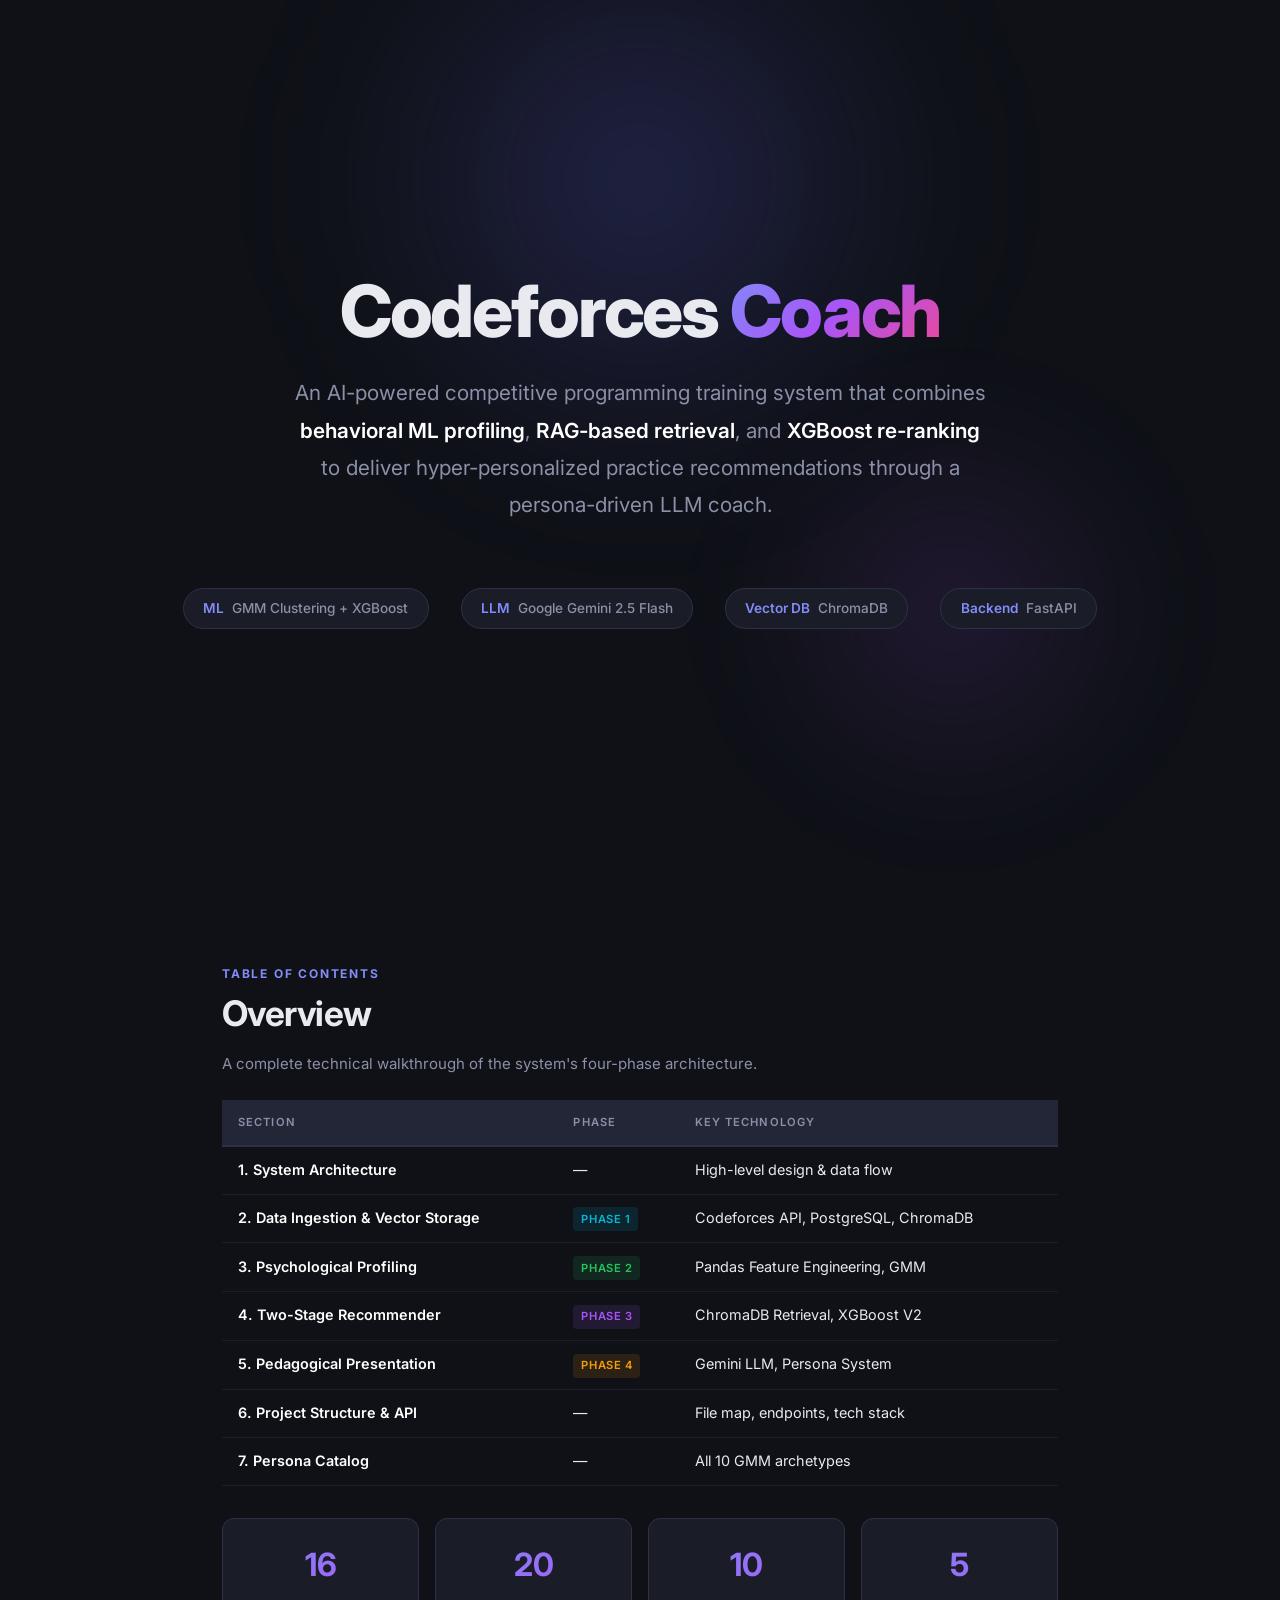
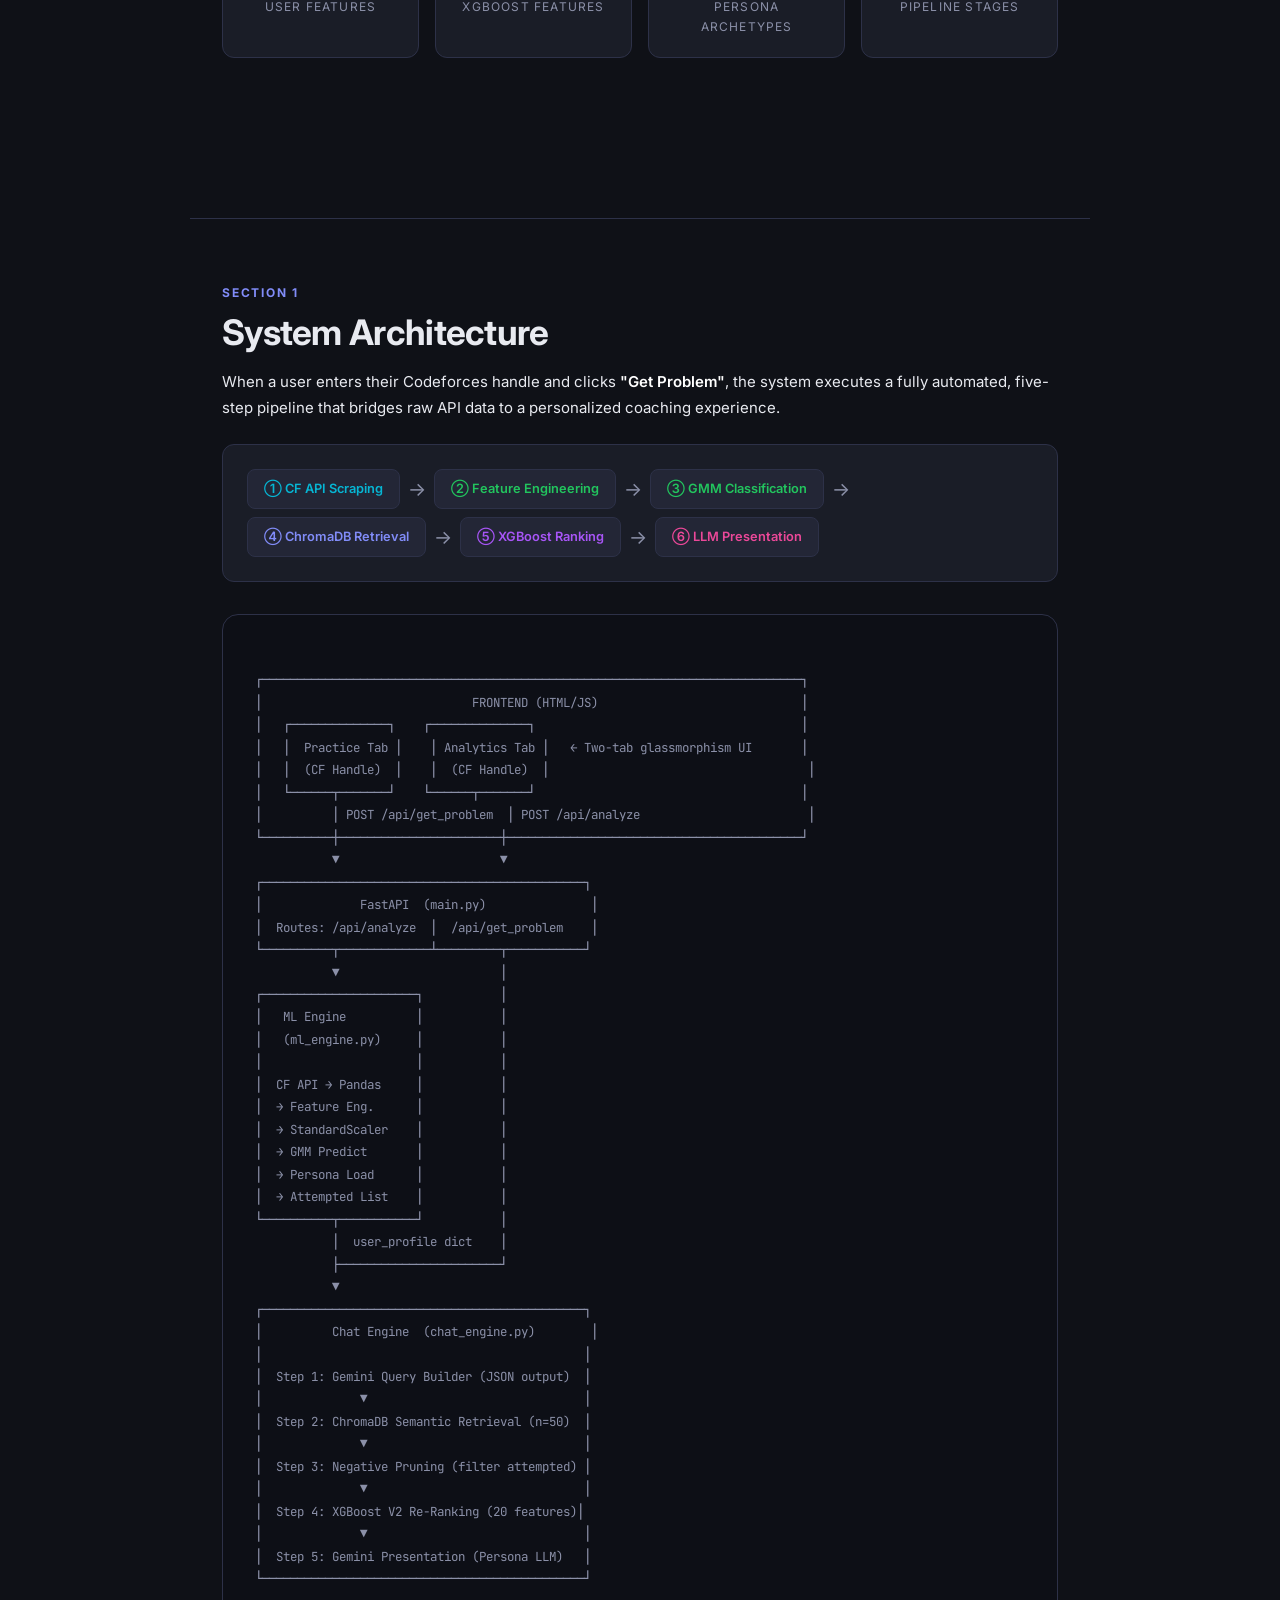
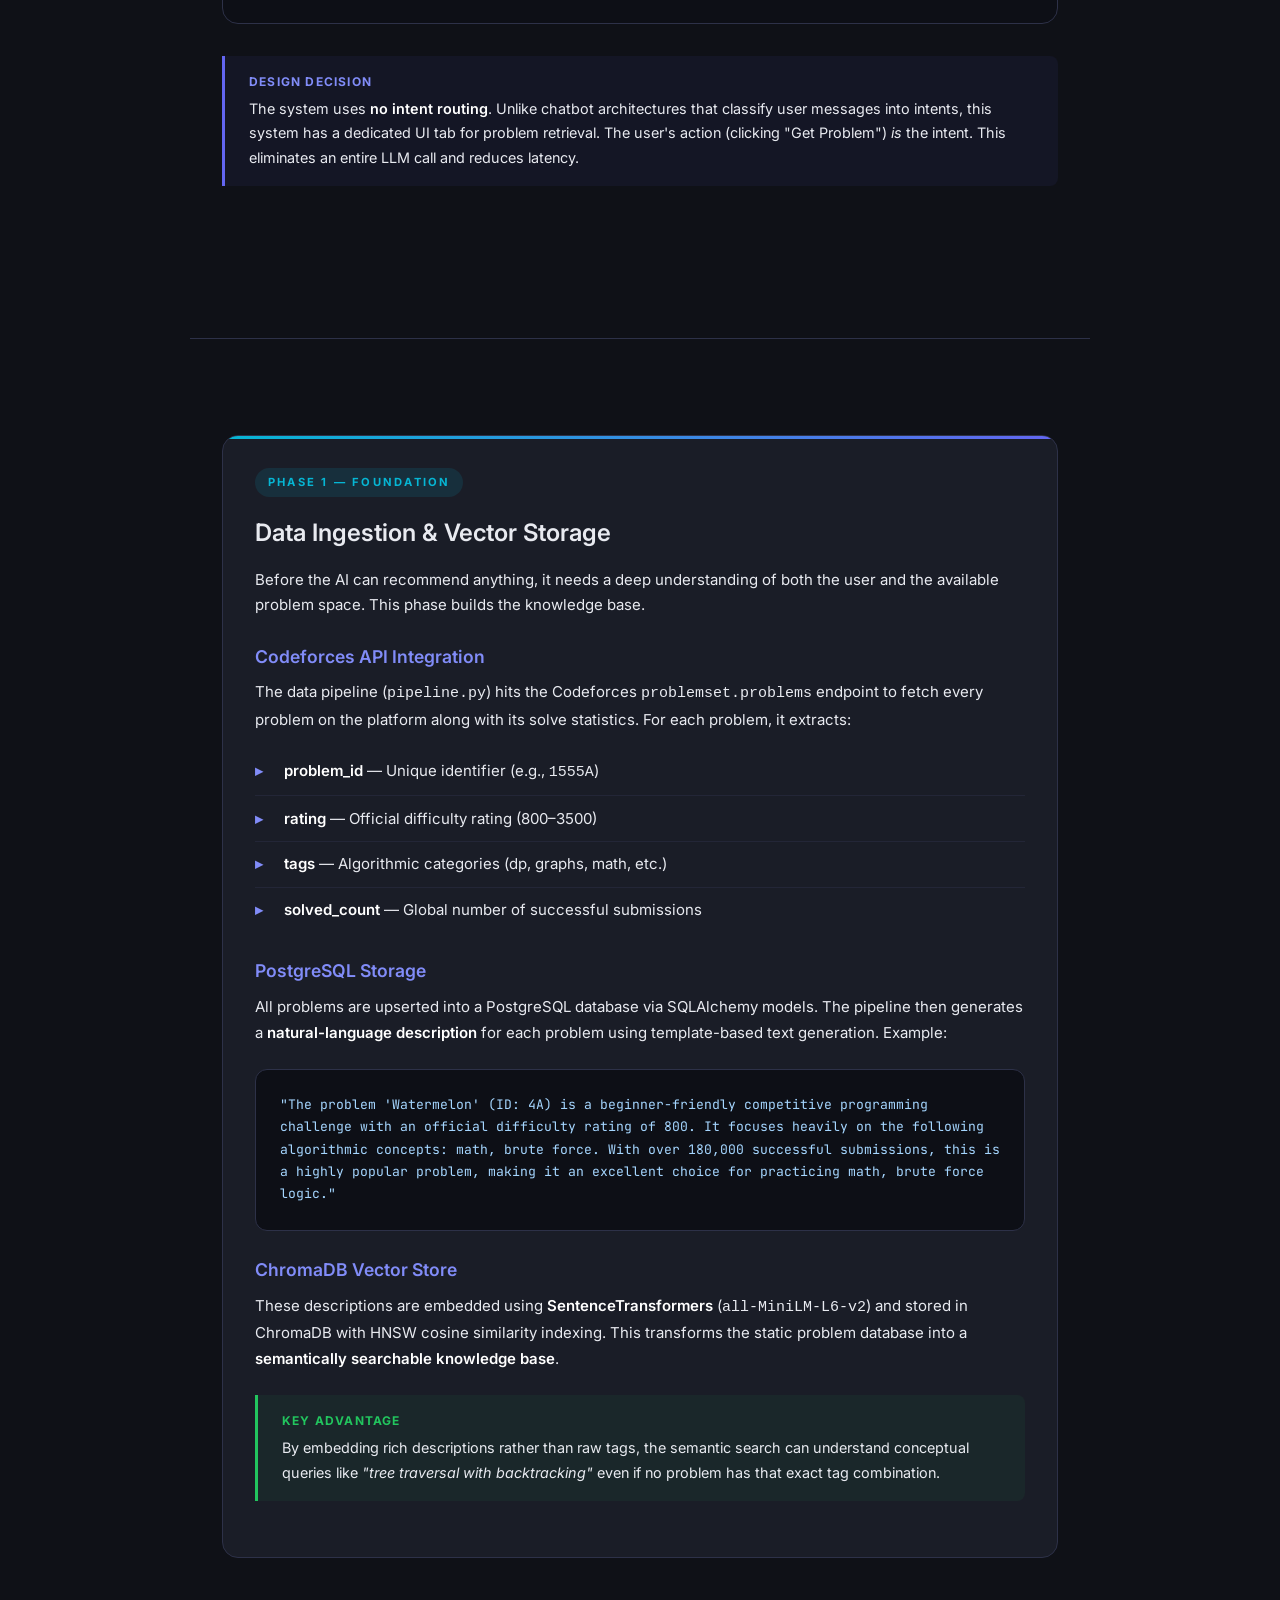
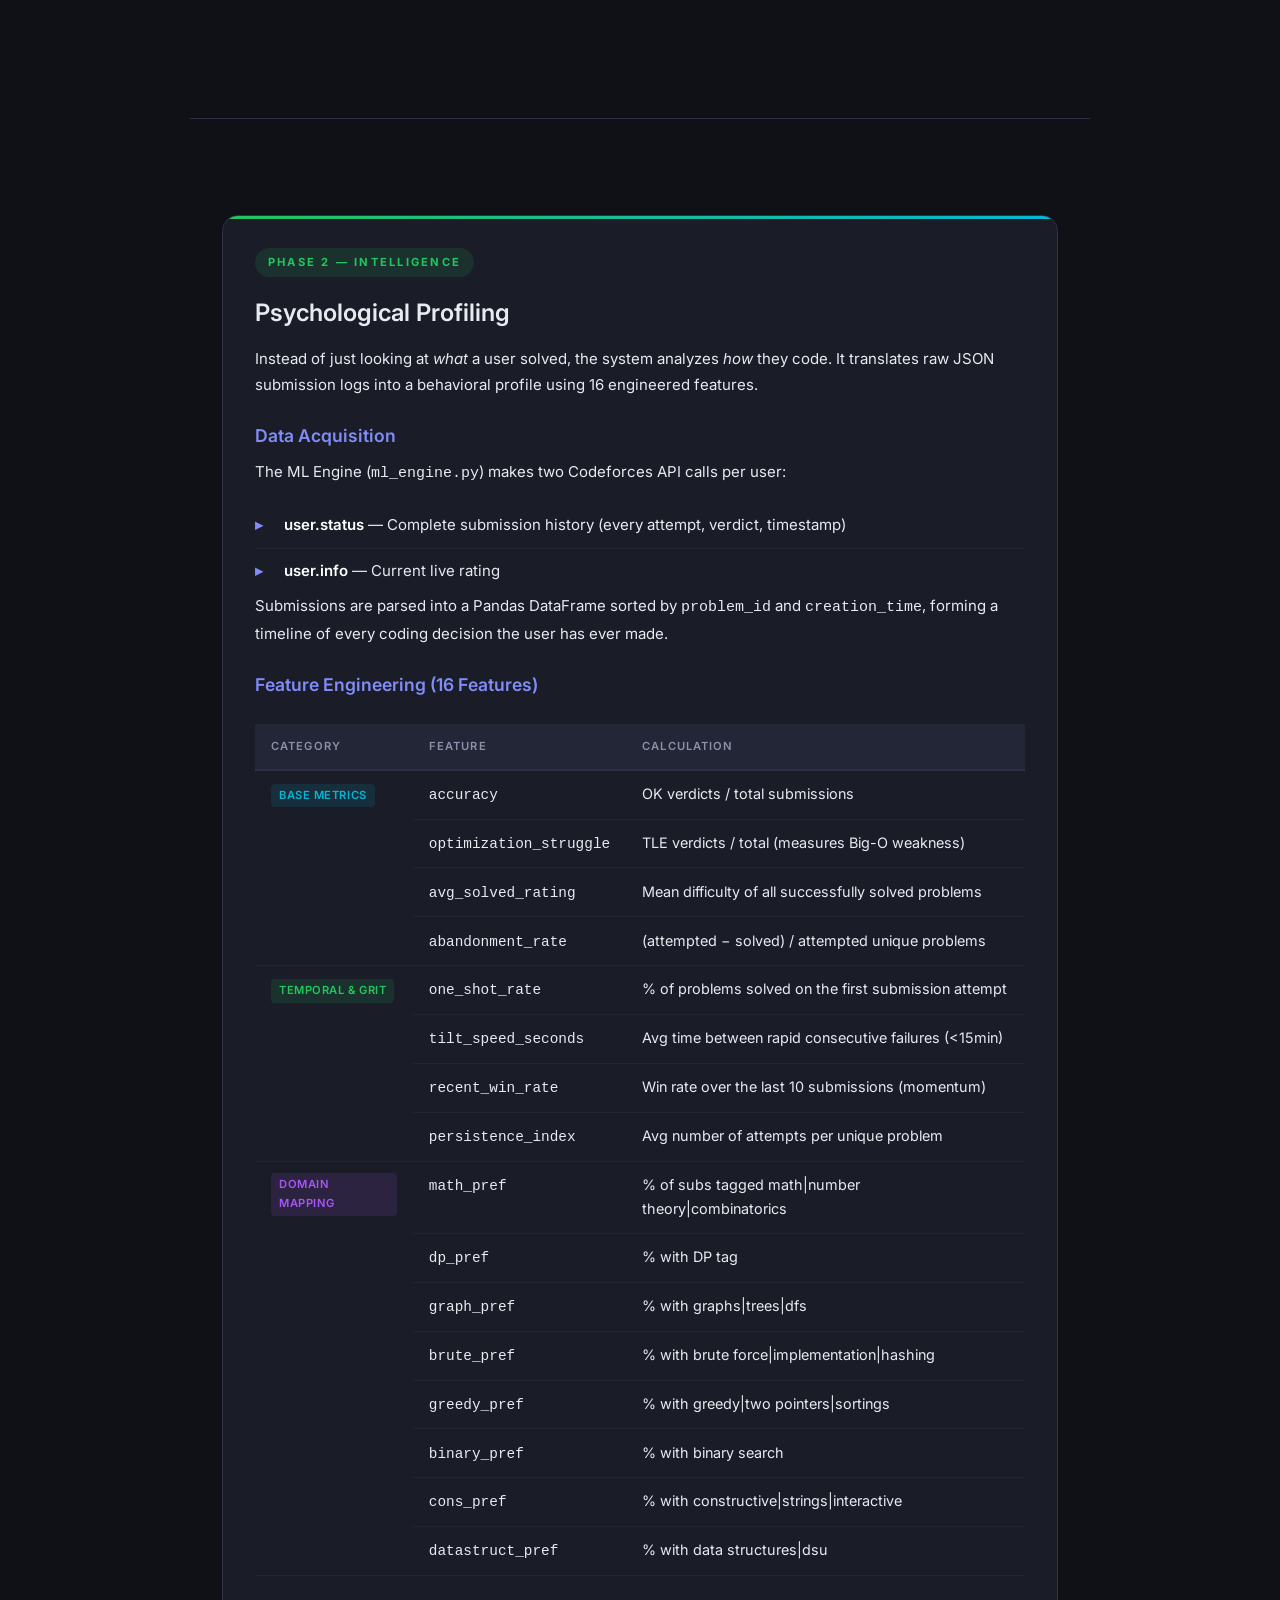
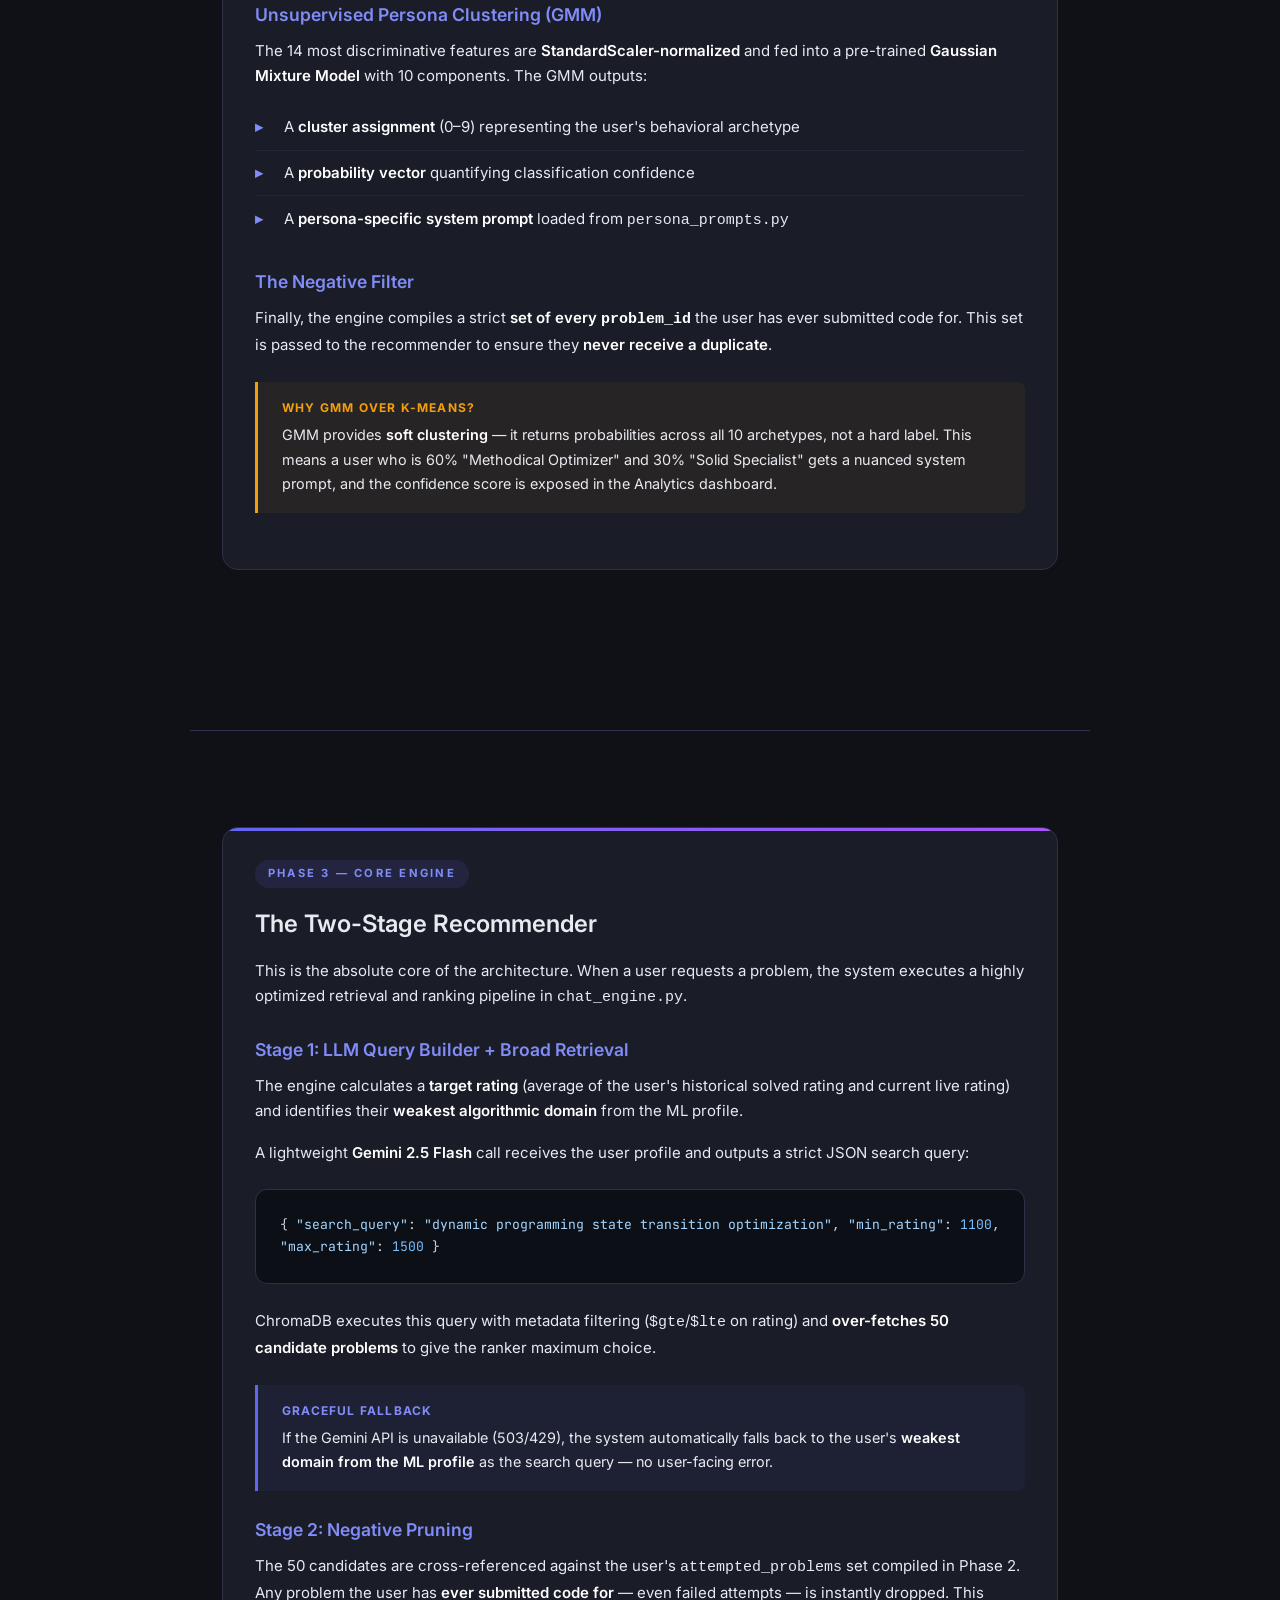
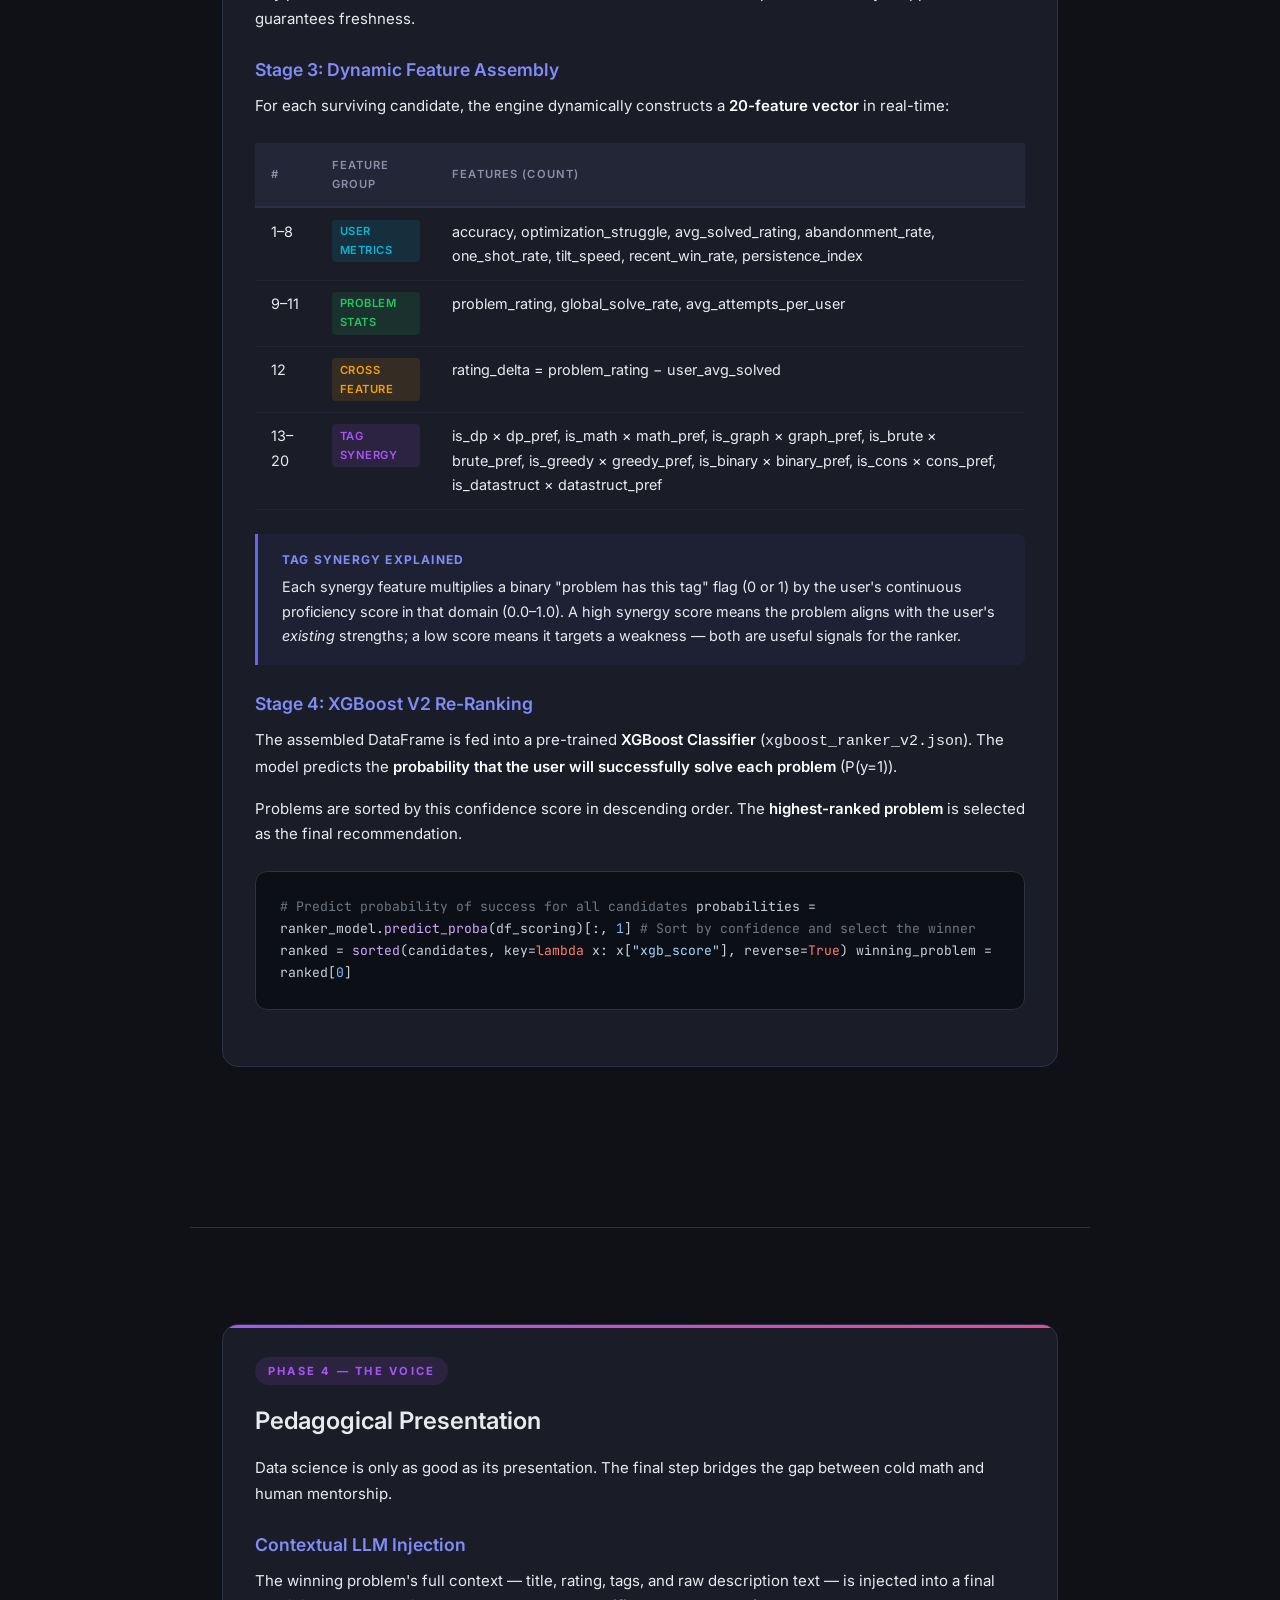
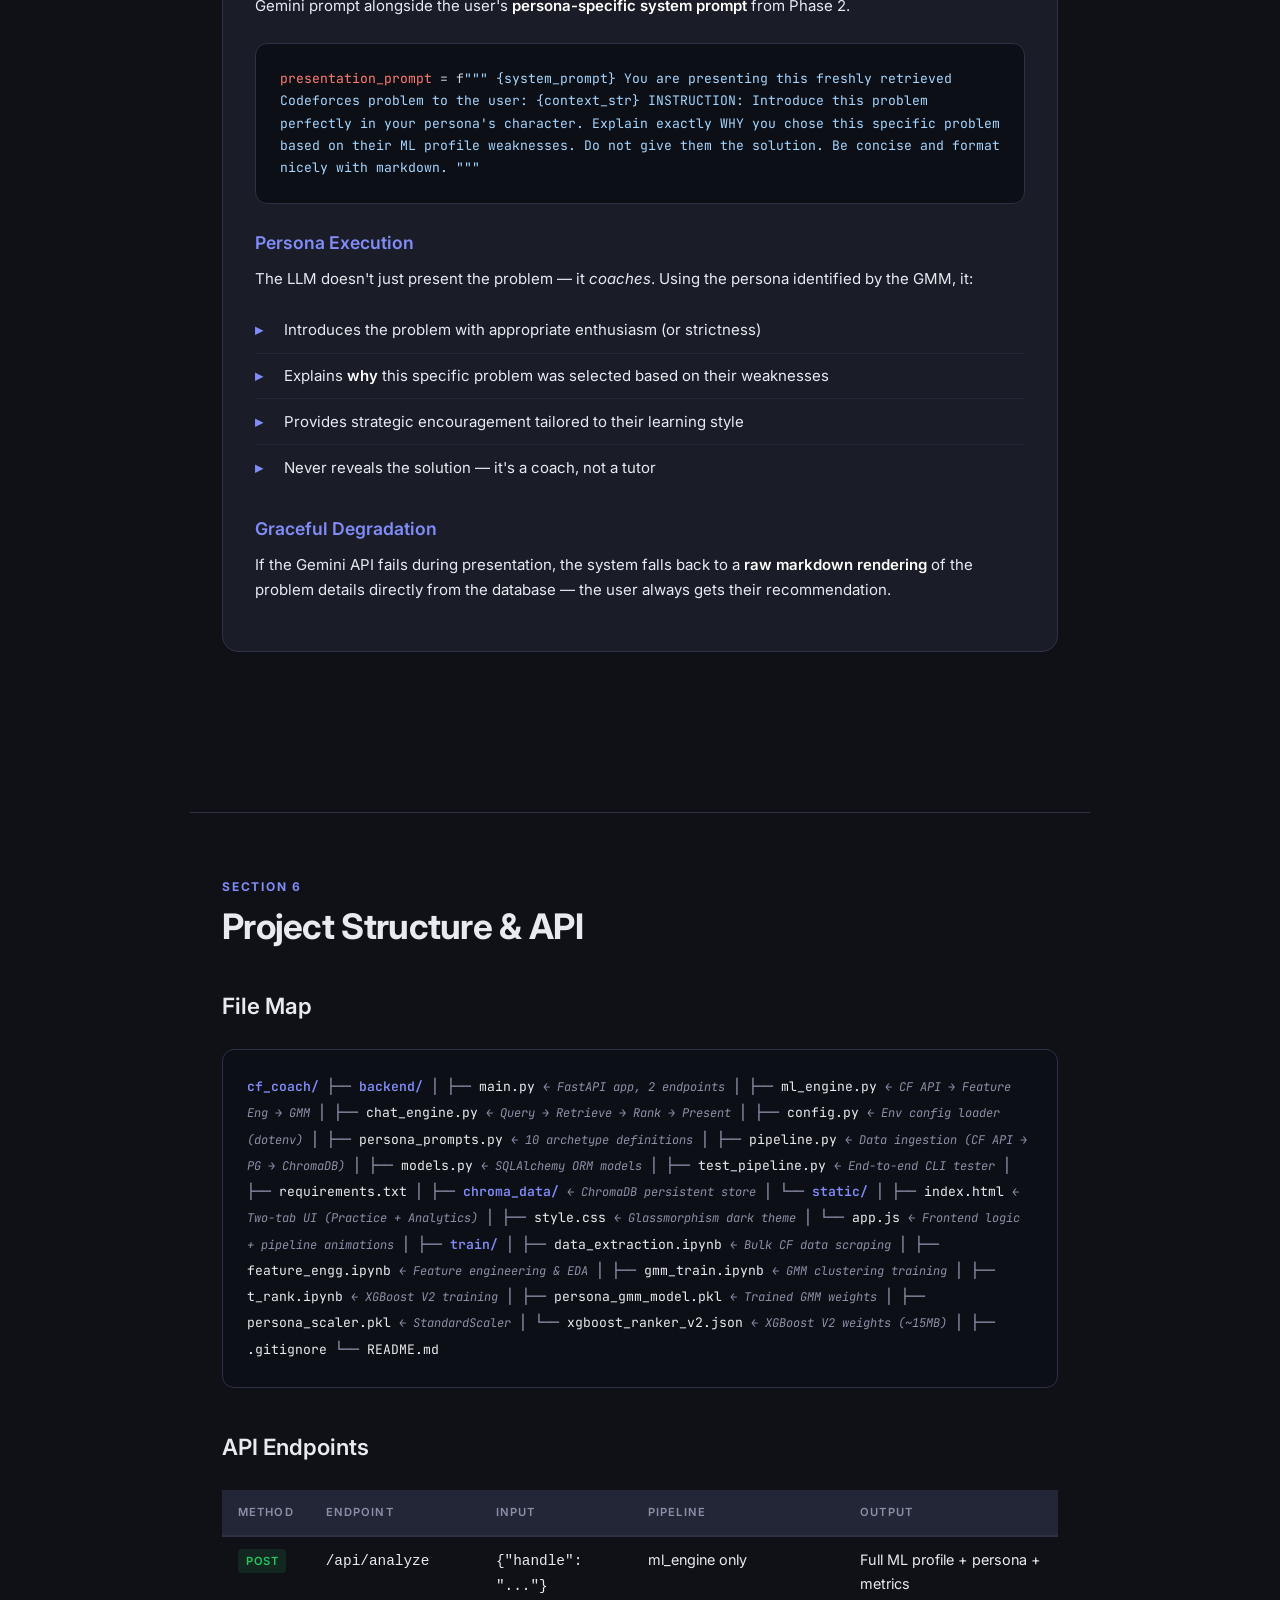
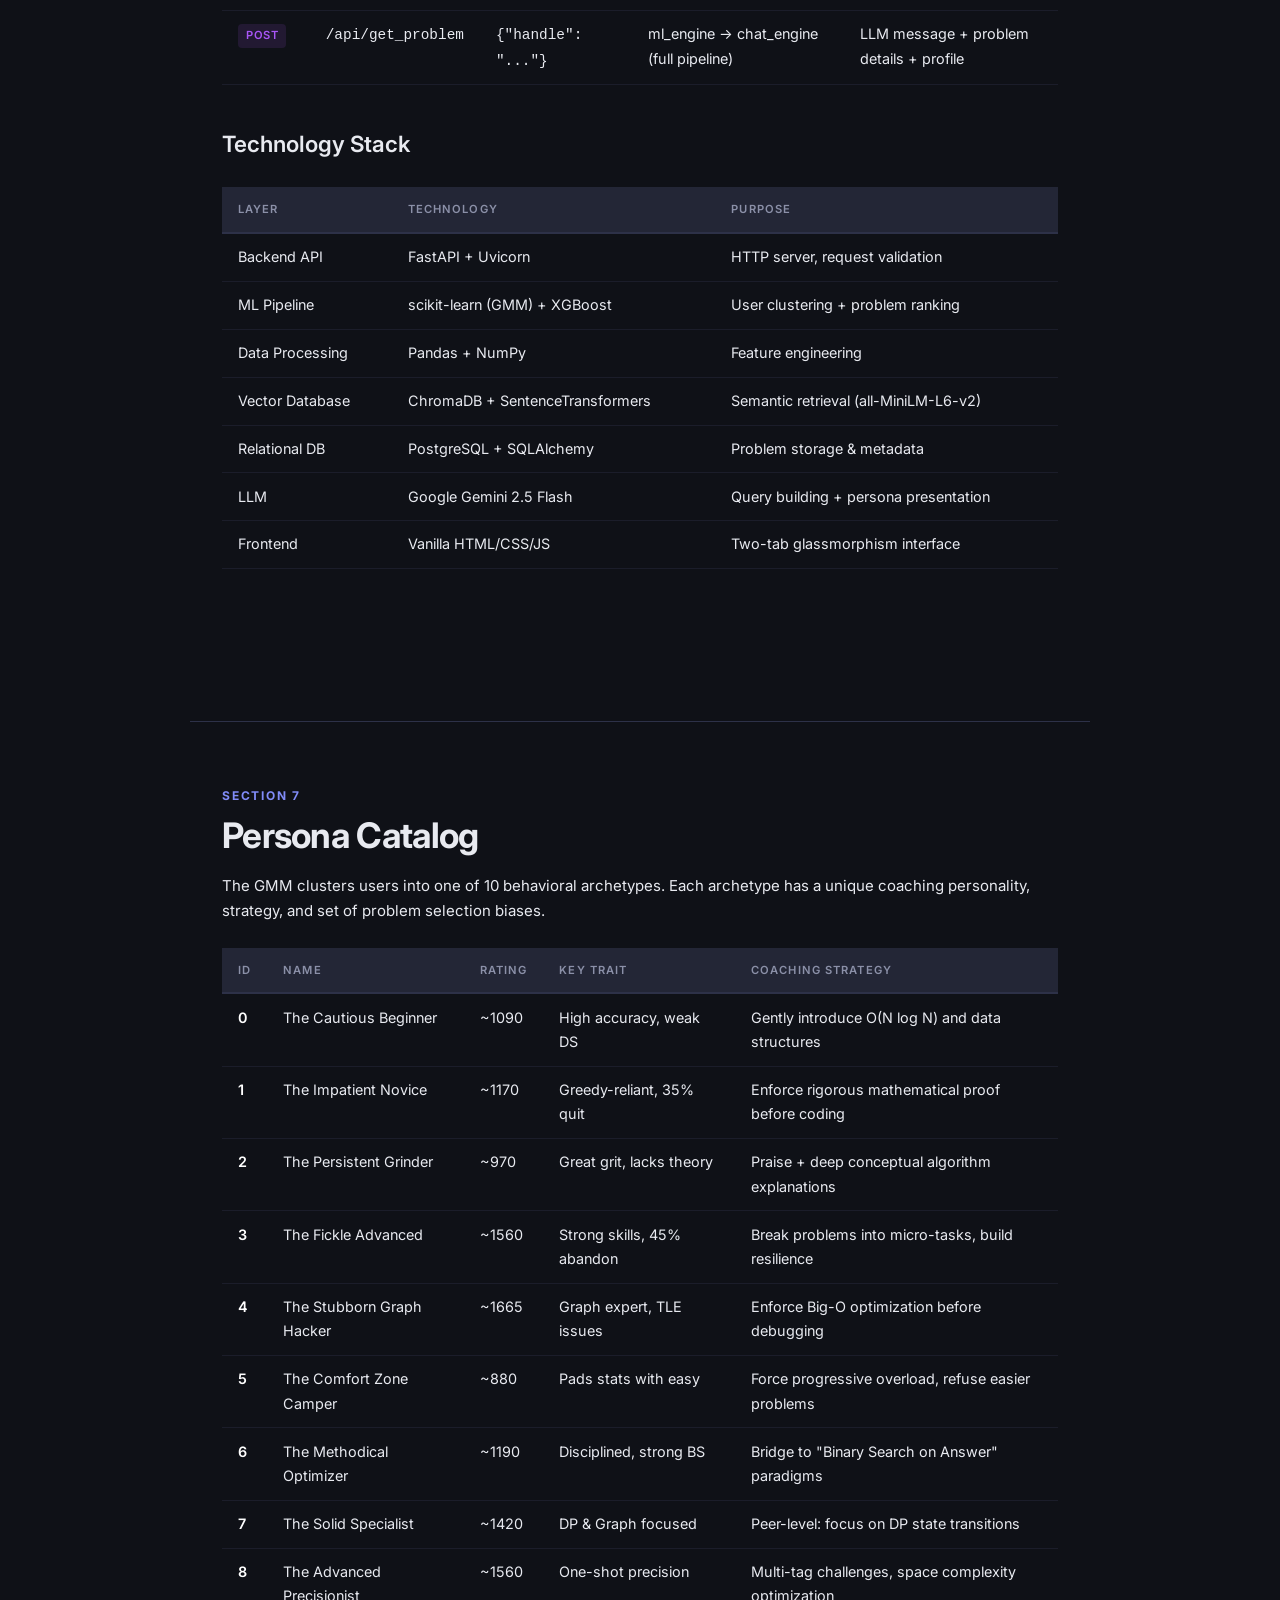
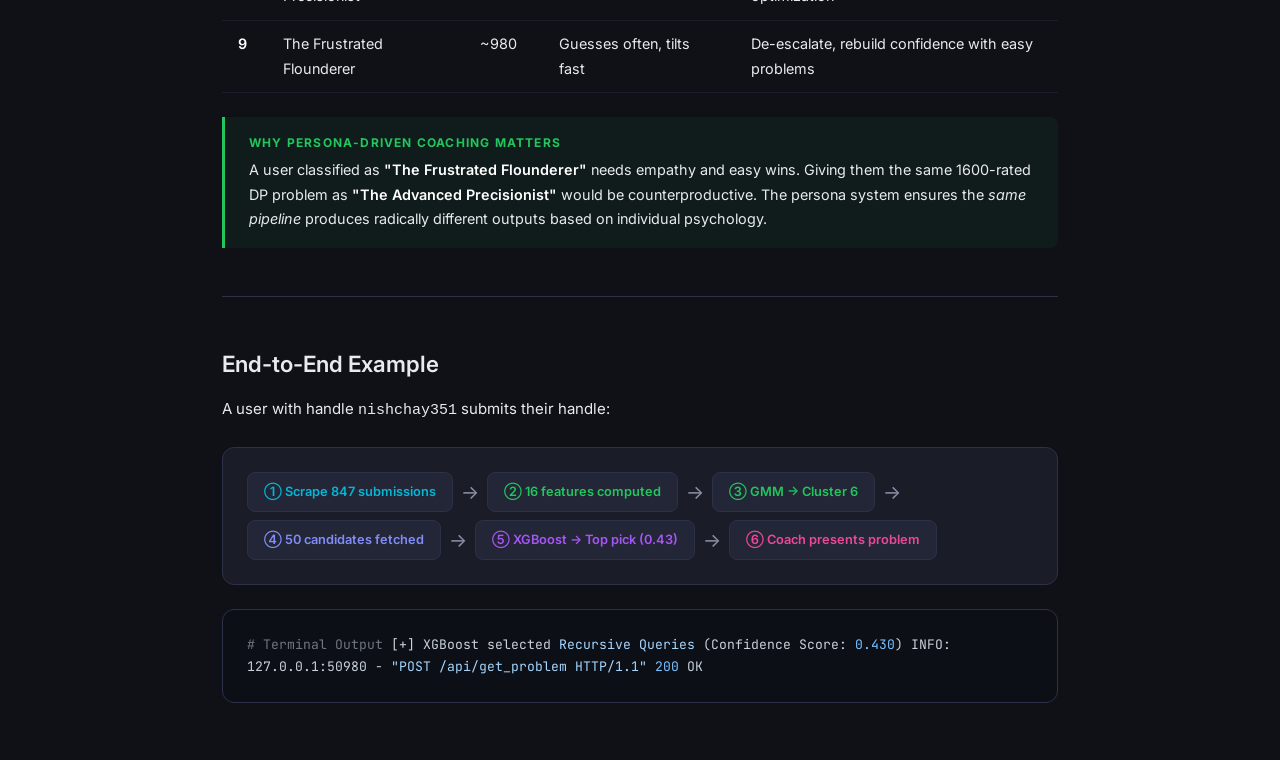
<file: PROJECT_OVERVIEW.html>
<!DOCTYPE html>
<html lang="en">
<head>
    <meta charset="UTF-8">
    <meta name="viewport" content="width=device-width, initial-scale=1.0">
    <title>Codeforces Coach — Project Overview</title>
    <style>
        @import url('https://fonts.googleapis.com/css2?family=Inter:wght@300;400;500;600;700;800&family=JetBrains+Mono:wght@400;500&display=swap');

        :root {
            --bg: #0f1117;
            --surface: #1a1d27;
            --surface-2: #232636;
            --border: #2d3148;
            --text: #e8eaf0;
            --text-dim: #8b90a8;
            --accent: #6366f1;
            --accent-light: #818cf8;
            --green: #22c55e;
            --amber: #f59e0b;
            --red: #ef4444;
            --cyan: #06b6d4;
            --purple: #a855f7;
            --pink: #ec4899;
        }

        * { box-sizing: border-box; margin: 0; padding: 0; }

        body {
            font-family: 'Inter', -apple-system, sans-serif;
            background: var(--bg);
            color: var(--text);
            line-height: 1.7;
            font-size: 15px;
        }

        /* ── Cover Page ────────────────────────────────── */
        .cover {
            min-height: 100vh;
            display: flex;
            flex-direction: column;
            justify-content: center;
            align-items: center;
            text-align: center;
            padding: 4rem 2rem;
            position: relative;
            overflow: hidden;
        }

        .cover::before {
            content: '';
            position: absolute;
            width: 600px; height: 600px;
            background: radial-gradient(circle, rgba(99,102,241,0.25), transparent 70%);
            top: 20%; left: 50%; transform: translate(-50%, -50%);
            border-radius: 50%;
            filter: blur(80px);
        }

        .cover::after {
            content: '';
            position: absolute;
            width: 400px; height: 400px;
            background: radial-gradient(circle, rgba(168,85,247,0.15), transparent 70%);
            bottom: 10%; right: 10%;
            border-radius: 50%;
            filter: blur(60px);
        }

        .cover h1 {
            font-size: 4.5rem;
            font-weight: 800;
            letter-spacing: -0.03em;
            line-height: 1.1;
            position: relative;
            z-index: 1;
        }

        .cover h1 span {
            background: linear-gradient(135deg, var(--accent-light), var(--purple), var(--pink));
            -webkit-background-clip: text;
            -webkit-text-fill-color: transparent;
            background-clip: text;
        }

        .cover .subtitle {
            font-size: 1.3rem;
            color: var(--text-dim);
            margin-top: 1.5rem;
            max-width: 700px;
            position: relative;
            z-index: 1;
            line-height: 1.8;
        }

        .cover .meta-line {
            margin-top: 3rem;
            display: flex;
            gap: 2rem;
            flex-wrap: wrap;
            justify-content: center;
            position: relative;
            z-index: 1;
        }

        .meta-chip {
            background: var(--surface);
            border: 1px solid var(--border);
            padding: 0.5rem 1.2rem;
            border-radius: 999px;
            font-size: 0.85rem;
            font-weight: 500;
            color: var(--text-dim);
        }

        .meta-chip strong { color: var(--accent-light); }

        /* ── Page Layout ───────────────────────────────── */
        .page {
            max-width: 900px;
            margin: 0 auto;
            padding: 4rem 2rem;
        }

        .page-break {
            page-break-before: always;
            border-top: 1px solid var(--border);
            margin-top: 4rem;
            padding-top: 4rem;
        }

        /* ── Section Headers ───────────────────────────── */
        .section-label {
            font-size: 0.75rem;
            font-weight: 700;
            text-transform: uppercase;
            letter-spacing: 0.15em;
            color: var(--accent-light);
            margin-bottom: 0.5rem;
        }

        h2 {
            font-size: 2.2rem;
            font-weight: 700;
            letter-spacing: -0.02em;
            margin-bottom: 1rem;
            line-height: 1.2;
        }

        h3 {
            font-size: 1.4rem;
            font-weight: 600;
            margin-top: 2.5rem;
            margin-bottom: 0.8rem;
            color: var(--text);
        }

        h4 {
            font-size: 1.1rem;
            font-weight: 600;
            margin-top: 1.5rem;
            margin-bottom: 0.5rem;
            color: var(--accent-light);
        }

        p { margin-bottom: 1rem; color: var(--text); }
        p.dim { color: var(--text-dim); }

        strong { color: white; font-weight: 600; }

        /* ── Phase Cards ───────────────────────────────── */
        .phase-card {
            background: var(--surface);
            border: 1px solid var(--border);
            border-radius: 16px;
            padding: 2rem;
            margin: 2rem 0;
            position: relative;
            overflow: hidden;
        }

        .phase-card::before {
            content: '';
            position: absolute;
            top: 0; left: 0; right: 0;
            height: 3px;
        }

        .phase-card.phase-1::before { background: linear-gradient(90deg, var(--cyan), var(--accent)); }
        .phase-card.phase-2::before { background: linear-gradient(90deg, var(--green), var(--cyan)); }
        .phase-card.phase-3::before { background: linear-gradient(90deg, var(--accent), var(--purple)); }
        .phase-card.phase-4::before { background: linear-gradient(90deg, var(--purple), var(--pink)); }

        .phase-number {
            font-size: 0.7rem;
            font-weight: 700;
            text-transform: uppercase;
            letter-spacing: 0.2em;
            padding: 0.3rem 0.8rem;
            border-radius: 999px;
            width: fit-content;
            margin-bottom: 1rem;
        }

        .phase-1 .phase-number { background: rgba(6,182,212,0.12); color: var(--cyan); }
        .phase-2 .phase-number { background: rgba(34,197,94,0.12); color: var(--green); }
        .phase-3 .phase-number { background: rgba(99,102,241,0.12); color: var(--accent-light); }
        .phase-4 .phase-number { background: rgba(168,85,247,0.12); color: var(--purple); }

        .phase-card h3 { margin-top: 0; font-size: 1.5rem; }

        /* ── Feature Lists ─────────────────────────────── */
        .feature-list {
            list-style: none;
            padding: 0;
        }

        .feature-list li {
            padding: 0.6rem 0 0.6rem 1.8rem;
            position: relative;
            color: var(--text);
            border-bottom: 1px solid rgba(45,49,72,0.5);
        }

        .feature-list li:last-child { border-bottom: none; }

        .feature-list li::before {
            content: '▸';
            position: absolute;
            left: 0;
            color: var(--accent-light);
            font-weight: 600;
        }

        /* ── Code Blocks ──────────────────────────────── */
        .code-block {
            background: #0d0f16;
            border: 1px solid var(--border);
            border-radius: 12px;
            padding: 1.5rem;
            margin: 1.5rem 0;
            overflow-x: auto;
            font-family: 'JetBrains Mono', monospace;
            font-size: 0.82rem;
            line-height: 1.7;
            color: #c9d1d9;
        }

        .code-block .comment { color: #6e7681; }
        .code-block .keyword { color: #ff7b72; }
        .code-block .string { color: #a5d6ff; }
        .code-block .func { color: #d2a8ff; }
        .code-block .number { color: #79c0ff; }

        /* ── Tables ────────────────────────────────────── */
        table {
            width: 100%;
            border-collapse: collapse;
            margin: 1.5rem 0;
            font-size: 0.9rem;
        }

        thead th {
            background: var(--surface-2);
            color: var(--text-dim);
            font-weight: 600;
            text-transform: uppercase;
            font-size: 0.7rem;
            letter-spacing: 0.1em;
            padding: 0.8rem 1rem;
            text-align: left;
            border-bottom: 2px solid var(--border);
        }

        tbody td {
            padding: 0.7rem 1rem;
            border-bottom: 1px solid rgba(45,49,72,0.4);
            vertical-align: top;
        }

        tbody tr:hover { background: rgba(99,102,241,0.04); }

        .tag {
            display: inline-block;
            font-size: 0.7rem;
            font-weight: 600;
            padding: 0.15rem 0.5rem;
            border-radius: 4px;
            text-transform: uppercase;
            letter-spacing: 0.05em;
        }

        .tag-green { background: rgba(34,197,94,0.12); color: var(--green); }
        .tag-amber { background: rgba(245,158,11,0.12); color: var(--amber); }
        .tag-red { background: rgba(239,68,68,0.12); color: var(--red); }
        .tag-cyan { background: rgba(6,182,212,0.12); color: var(--cyan); }
        .tag-purple { background: rgba(168,85,247,0.12); color: var(--purple); }

        /* ── Architecture Diagram ──────────────────────── */
        .arch-diagram {
            background: #0d0f16;
            border: 1px solid var(--border);
            border-radius: 16px;
            padding: 2rem;
            margin: 2rem 0;
            font-family: 'JetBrains Mono', monospace;
            font-size: 0.78rem;
            line-height: 1.8;
            color: var(--text-dim);
            overflow-x: auto;
            white-space: pre;
        }

        /* ── Stat Cards ────────────────────────────────── */
        .stats-row {
            display: grid;
            grid-template-columns: repeat(auto-fit, minmax(180px, 1fr));
            gap: 1rem;
            margin: 2rem 0;
        }

        .stat-card {
            background: var(--surface);
            border: 1px solid var(--border);
            border-radius: 12px;
            padding: 1.2rem;
            text-align: center;
        }

        .stat-card .stat-value {
            font-size: 2rem;
            font-weight: 700;
            background: linear-gradient(135deg, var(--accent-light), var(--purple));
            -webkit-background-clip: text;
            -webkit-text-fill-color: transparent;
            background-clip: text;
        }

        .stat-card .stat-label {
            font-size: 0.75rem;
            color: var(--text-dim);
            text-transform: uppercase;
            letter-spacing: 0.1em;
            margin-top: 0.3rem;
        }

        /* ── File Tree ─────────────────────────────────── */
        .file-tree {
            font-family: 'JetBrains Mono', monospace;
            font-size: 0.82rem;
            line-height: 2;
            color: var(--text-dim);
        }

        .file-tree .dir { color: var(--accent-light); font-weight: 600; }
        .file-tree .file { color: var(--text); }
        .file-tree .note { color: var(--text-dim); font-style: italic; font-size: 0.75rem; }

        /* ── Pipeline Flow ─────────────────────────────── */
        .pipeline-flow {
            display: flex;
            align-items: center;
            gap: 0.5rem;
            flex-wrap: wrap;
            margin: 1.5rem 0;
            padding: 1.5rem;
            background: var(--surface);
            border: 1px solid var(--border);
            border-radius: 12px;
        }

        .flow-step {
            background: var(--surface-2);
            border: 1px solid var(--border);
            padding: 0.5rem 1rem;
            border-radius: 8px;
            font-size: 0.8rem;
            font-weight: 600;
        }

        .flow-arrow {
            color: var(--text-dim);
            font-size: 1.2rem;
        }

        /* ── Callout Boxes ─────────────────────────────── */
        .callout {
            border-left: 3px solid;
            padding: 1rem 1.5rem;
            margin: 1.5rem 0;
            border-radius: 0 8px 8px 0;
            font-size: 0.9rem;
        }

        .callout-info {
            border-color: var(--accent);
            background: rgba(99,102,241,0.06);
        }

        .callout-warning {
            border-color: var(--amber);
            background: rgba(245,158,11,0.06);
        }

        .callout-success {
            border-color: var(--green);
            background: rgba(34,197,94,0.06);
        }

        .callout-label {
            font-weight: 700;
            font-size: 0.75rem;
            text-transform: uppercase;
            letter-spacing: 0.1em;
            margin-bottom: 0.3rem;
        }

        .callout-info .callout-label { color: var(--accent-light); }
        .callout-warning .callout-label { color: var(--amber); }
        .callout-success .callout-label { color: var(--green); }

        /* ── Dividers ──────────────────────────────────── */
        hr {
            border: none;
            border-top: 1px solid var(--border);
            margin: 3rem 0;
        }

        /* ── Print Styles ──────────────────────────────── */
        @media print {
            body { background: white; color: #1a1a2e; font-size: 11pt; }
            .cover { min-height: auto; padding: 3rem 0; }
            .cover::before, .cover::after { display: none; }
            .cover h1 { font-size: 2.8rem; }
            .cover h1 span { -webkit-text-fill-color: #4338ca; }
            .phase-card { border: 1px solid #ddd; box-shadow: none; }
            .code-block, .arch-diagram { background: #f8f9fa; color: #333; border: 1px solid #ddd; }
            table { font-size: 9pt; }
            thead th { background: #f0f0f0; color: #333; }
            .stat-card { border: 1px solid #ddd; }
            .stat-card .stat-value { -webkit-text-fill-color: #4338ca; }
            .callout { background: #f8f9fa !important; }
            .page-break { page-break-before: always; border: none; margin-top: 0; padding-top: 2rem; }
            .meta-chip { border: 1px solid #ddd; }
            p, li, td { color: #333; }
            strong { color: #111; }
            h2, h3, h4 { color: #111; }
            .section-label { color: #4338ca; }
        }
    </style>
</head>
<body>

<!-- ══════════════════════════════════════════════════════════════════ -->
<!-- COVER PAGE                                                       -->
<!-- ══════════════════════════════════════════════════════════════════ -->
<div class="cover">
    <h1>Codeforces <span>Coach</span></h1>
    <p class="subtitle">
        An AI-powered competitive programming training system that combines 
        <strong>behavioral ML profiling</strong>, <strong>RAG-based retrieval</strong>, 
        and <strong>XGBoost re-ranking</strong> to deliver hyper-personalized 
        practice recommendations through a persona-driven LLM coach.
    </p>
    <div class="meta-line">
        <span class="meta-chip"><strong>ML</strong> &nbsp;GMM Clustering + XGBoost</span>
        <span class="meta-chip"><strong>LLM</strong> &nbsp;Google Gemini 2.5 Flash</span>
        <span class="meta-chip"><strong>Vector DB</strong> &nbsp;ChromaDB</span>
        <span class="meta-chip"><strong>Backend</strong> &nbsp;FastAPI</span>
    </div>
</div>

<!-- ══════════════════════════════════════════════════════════════════ -->
<!-- TABLE OF CONTENTS                                                -->
<!-- ══════════════════════════════════════════════════════════════════ -->
<div class="page">
    <div class="section-label">Table of Contents</div>
    <h2>Overview</h2>
    <p class="dim">A complete technical walkthrough of the system's four-phase architecture.</p>

    <table>
        <thead>
            <tr>
                <th>Section</th>
                <th>Phase</th>
                <th>Key Technology</th>
            </tr>
        </thead>
        <tbody>
            <tr>
                <td><strong>1. System Architecture</strong></td>
                <td>—</td>
                <td>High-level design & data flow</td>
            </tr>
            <tr>
                <td><strong>2. Data Ingestion & Vector Storage</strong></td>
                <td><span class="tag tag-cyan">Phase 1</span></td>
                <td>Codeforces API, PostgreSQL, ChromaDB</td>
            </tr>
            <tr>
                <td><strong>3. Psychological Profiling</strong></td>
                <td><span class="tag tag-green">Phase 2</span></td>
                <td>Pandas Feature Engineering, GMM</td>
            </tr>
            <tr>
                <td><strong>4. Two-Stage Recommender</strong></td>
                <td><span class="tag tag-purple">Phase 3</span></td>
                <td>ChromaDB Retrieval, XGBoost V2</td>
            </tr>
            <tr>
                <td><strong>5. Pedagogical Presentation</strong></td>
                <td><span class="tag tag-amber">Phase 4</span></td>
                <td>Gemini LLM, Persona System</td>
            </tr>
            <tr>
                <td><strong>6. Project Structure & API</strong></td>
                <td>—</td>
                <td>File map, endpoints, tech stack</td>
            </tr>
            <tr>
                <td><strong>7. Persona Catalog</strong></td>
                <td>—</td>
                <td>All 10 GMM archetypes</td>
            </tr>
        </tbody>
    </table>

    <div class="stats-row">
        <div class="stat-card">
            <div class="stat-value">16</div>
            <div class="stat-label">User Features</div>
        </div>
        <div class="stat-card">
            <div class="stat-value">20</div>
            <div class="stat-label">XGBoost Features</div>
        </div>
        <div class="stat-card">
            <div class="stat-value">10</div>
            <div class="stat-label">Persona Archetypes</div>
        </div>
        <div class="stat-card">
            <div class="stat-value">5</div>
            <div class="stat-label">Pipeline Stages</div>
        </div>
    </div>
</div>

<!-- ══════════════════════════════════════════════════════════════════ -->
<!-- SECTION 1: SYSTEM ARCHITECTURE                                   -->
<!-- ══════════════════════════════════════════════════════════════════ -->
<div class="page page-break">
    <div class="section-label">Section 1</div>
    <h2>System Architecture</h2>
    <p>When a user enters their Codeforces handle and clicks <strong>"Get Problem"</strong>, the system executes a fully automated, five-step pipeline that bridges raw API data to a personalized coaching experience.</p>

    <div class="pipeline-flow">
        <span class="flow-step" style="color:var(--cyan)">① CF API Scraping</span>
        <span class="flow-arrow">→</span>
        <span class="flow-step" style="color:var(--green)">② Feature Engineering</span>
        <span class="flow-arrow">→</span>
        <span class="flow-step" style="color:var(--green)">③ GMM Classification</span>
        <span class="flow-arrow">→</span>
        <span class="flow-step" style="color:var(--accent-light)">④ ChromaDB Retrieval</span>
        <span class="flow-arrow">→</span>
        <span class="flow-step" style="color:var(--purple)">⑤ XGBoost Ranking</span>
        <span class="flow-arrow">→</span>
        <span class="flow-step" style="color:var(--pink)">⑥ LLM Presentation</span>
    </div>

    <div class="arch-diagram">
┌─────────────────────────────────────────────────────────────────────────────┐
│                              FRONTEND (HTML/JS)                             │
│   ┌──────────────┐    ┌──────────────┐                                      │
│   │  Practice Tab │    │ Analytics Tab │   ← Two-tab glassmorphism UI       │
│   │  (CF Handle)  │    │  (CF Handle)  │                                     │
│   └──────┬───────┘    └──────┬───────┘                                      │
│          │ POST /api/get_problem  │ POST /api/analyze                        │
└──────────┼───────────────────────┼──────────────────────────────────────────┘
           ▼                       ▼
┌──────────────────────────────────────────────┐
│              FastAPI  (main.py)               │
│  Routes: /api/analyze  │  /api/get_problem    │
└──────────┬─────────────┴─────────┬───────────┘
           ▼                       │
┌──────────────────────┐           │
│   ML Engine          │           │
│   (ml_engine.py)     │           │
│                      │           │
│  CF API → Pandas     │           │
│  → Feature Eng.      │           │
│  → StandardScaler    │           │
│  → GMM Predict       │           │
│  → Persona Load      │           │
│  → Attempted List    │           │
└──────────┬───────────┘           │
           │  user_profile dict    │
           ├───────────────────────┘
           ▼
┌──────────────────────────────────────────────┐
│          Chat Engine  (chat_engine.py)        │
│                                              │
│  Step 1: Gemini Query Builder (JSON output)  │
│              ▼                               │
│  Step 2: ChromaDB Semantic Retrieval (n=50)  │
│              ▼                               │
│  Step 3: Negative Pruning (filter attempted) │
│              ▼                               │
│  Step 4: XGBoost V2 Re-Ranking (20 features)│
│              ▼                               │
│  Step 5: Gemini Presentation (Persona LLM)   │
└──────────────────────────────────────────────┘</div>

    <div class="callout callout-info">
        <div class="callout-label">Design Decision</div>
        The system uses <strong>no intent routing</strong>. Unlike chatbot architectures that classify user messages into intents, this system has a dedicated UI tab for problem retrieval. The user's action (clicking "Get Problem") <em>is</em> the intent. This eliminates an entire LLM call and reduces latency.
    </div>
</div>

<!-- ══════════════════════════════════════════════════════════════════ -->
<!-- SECTION 2: PHASE 1 — DATA INGESTION                             -->
<!-- ══════════════════════════════════════════════════════════════════ -->
<div class="page page-break">
    <div class="phase-card phase-1">
        <div class="phase-number">Phase 1 — Foundation</div>
        <h3>Data Ingestion & Vector Storage</h3>
        <p>Before the AI can recommend anything, it needs a deep understanding of both the user and the available problem space. This phase builds the knowledge base.</p>

        <h4>Codeforces API Integration</h4>
        <p>The data pipeline (<code>pipeline.py</code>) hits the Codeforces <code>problemset.problems</code> endpoint to fetch every problem on the platform along with its solve statistics. For each problem, it extracts:</p>
        <ul class="feature-list">
            <li><strong>problem_id</strong> — Unique identifier (e.g., <code>1555A</code>)</li>
            <li><strong>rating</strong> — Official difficulty rating (800–3500)</li>
            <li><strong>tags</strong> — Algorithmic categories (dp, graphs, math, etc.)</li>
            <li><strong>solved_count</strong> — Global number of successful submissions</li>
        </ul>

        <h4>PostgreSQL Storage</h4>
        <p>All problems are upserted into a PostgreSQL database via SQLAlchemy models. The pipeline then generates a <strong>natural-language description</strong> for each problem using template-based text generation. Example:</p>
        <div class="code-block">
<span class="string">"The problem 'Watermelon' (ID: 4A) is a beginner-friendly competitive
programming challenge with an official difficulty rating of 800.
It focuses heavily on the following algorithmic concepts: math, brute force.
With over 180,000 successful submissions, this is a highly popular problem,
making it an excellent choice for practicing math, brute force logic."</span>
        </div>

        <h4>ChromaDB Vector Store</h4>
        <p>These descriptions are embedded using <strong>SentenceTransformers</strong> (<code>all-MiniLM-L6-v2</code>) and stored in ChromaDB with HNSW cosine similarity indexing. This transforms the static problem database into a <strong>semantically searchable knowledge base</strong>.</p>

        <div class="callout callout-success">
            <div class="callout-label">Key Advantage</div>
            By embedding rich descriptions rather than raw tags, the semantic search can understand conceptual queries like <em>"tree traversal with backtracking"</em> even if no problem has that exact tag combination.
        </div>
    </div>
</div>

<!-- ══════════════════════════════════════════════════════════════════ -->
<!-- SECTION 3: PHASE 2 — ML PROFILING                               -->
<!-- ══════════════════════════════════════════════════════════════════ -->
<div class="page page-break">
    <div class="phase-card phase-2">
        <div class="phase-number">Phase 2 — Intelligence</div>
        <h3>Psychological Profiling</h3>
        <p>Instead of just looking at <em>what</em> a user solved, the system analyzes <em>how</em> they code. It translates raw JSON submission logs into a behavioral profile using 16 engineered features.</p>

        <h4>Data Acquisition</h4>
        <p>The ML Engine (<code>ml_engine.py</code>) makes two Codeforces API calls per user:</p>
        <ul class="feature-list">
            <li><strong>user.status</strong> — Complete submission history (every attempt, verdict, timestamp)</li>
            <li><strong>user.info</strong> — Current live rating</li>
        </ul>
        <p>Submissions are parsed into a Pandas DataFrame sorted by <code>problem_id</code> and <code>creation_time</code>, forming a timeline of every coding decision the user has ever made.</p>

        <h4>Feature Engineering (16 Features)</h4>

        <table>
            <thead>
                <tr><th>Category</th><th>Feature</th><th>Calculation</th></tr>
            </thead>
            <tbody>
                <tr>
                    <td rowspan="4"><span class="tag tag-cyan">Base Metrics</span></td>
                    <td><code>accuracy</code></td>
                    <td>OK verdicts / total submissions</td>
                </tr>
                <tr>
                    <td><code>optimization_struggle</code></td>
                    <td>TLE verdicts / total (measures Big-O weakness)</td>
                </tr>
                <tr>
                    <td><code>avg_solved_rating</code></td>
                    <td>Mean difficulty of all successfully solved problems</td>
                </tr>
                <tr>
                    <td><code>abandonment_rate</code></td>
                    <td>(attempted − solved) / attempted unique problems</td>
                </tr>
                <tr>
                    <td rowspan="4"><span class="tag tag-green">Temporal & Grit</span></td>
                    <td><code>one_shot_rate</code></td>
                    <td>% of problems solved on the first submission attempt</td>
                </tr>
                <tr>
                    <td><code>tilt_speed_seconds</code></td>
                    <td>Avg time between rapid consecutive failures (&lt;15min)</td>
                </tr>
                <tr>
                    <td><code>recent_win_rate</code></td>
                    <td>Win rate over the last 10 submissions (momentum)</td>
                </tr>
                <tr>
                    <td><code>persistence_index</code></td>
                    <td>Avg number of attempts per unique problem</td>
                </tr>
                <tr>
                    <td rowspan="8"><span class="tag tag-purple">Domain Mapping</span></td>
                    <td><code>math_pref</code></td>
                    <td>% of subs tagged math|number theory|combinatorics</td>
                </tr>
                <tr><td><code>dp_pref</code></td><td>% with DP tag</td></tr>
                <tr><td><code>graph_pref</code></td><td>% with graphs|trees|dfs</td></tr>
                <tr><td><code>brute_pref</code></td><td>% with brute force|implementation|hashing</td></tr>
                <tr><td><code>greedy_pref</code></td><td>% with greedy|two pointers|sortings</td></tr>
                <tr><td><code>binary_pref</code></td><td>% with binary search</td></tr>
                <tr><td><code>cons_pref</code></td><td>% with constructive|strings|interactive</td></tr>
                <tr><td><code>datastruct_pref</code></td><td>% with data structures|dsu</td></tr>
            </tbody>
        </table>

        <h4>Unsupervised Persona Clustering (GMM)</h4>
        <p>The 14 most discriminative features are <strong>StandardScaler-normalized</strong> and fed into a pre-trained <strong>Gaussian Mixture Model</strong> with 10 components. The GMM outputs:</p>
        <ul class="feature-list">
            <li>A <strong>cluster assignment</strong> (0–9) representing the user's behavioral archetype</li>
            <li>A <strong>probability vector</strong> quantifying classification confidence</li>
            <li>A <strong>persona-specific system prompt</strong> loaded from <code>persona_prompts.py</code></li>
        </ul>

        <h4>The Negative Filter</h4>
        <p>Finally, the engine compiles a strict <strong>set of every <code>problem_id</code></strong> the user has ever submitted code for. This set is passed to the recommender to ensure they <strong>never receive a duplicate</strong>.</p>

        <div class="callout callout-warning">
            <div class="callout-label">Why GMM over K-Means?</div>
            GMM provides <strong>soft clustering</strong> — it returns probabilities across all 10 archetypes, not a hard label. This means a user who is 60% "Methodical Optimizer" and 30% "Solid Specialist" gets a nuanced system prompt, and the confidence score is exposed in the Analytics dashboard.
        </div>
    </div>
</div>

<!-- ══════════════════════════════════════════════════════════════════ -->
<!-- SECTION 4: PHASE 3 — RECOMMENDER                                -->
<!-- ══════════════════════════════════════════════════════════════════ -->
<div class="page page-break">
    <div class="phase-card phase-3">
        <div class="phase-number">Phase 3 — Core Engine</div>
        <h3>The Two-Stage Recommender</h3>
        <p>This is the absolute core of the architecture. When a user requests a problem, the system executes a highly optimized retrieval and ranking pipeline in <code>chat_engine.py</code>.</p>

        <h4>Stage 1: LLM Query Builder + Broad Retrieval</h4>
        <p>The engine calculates a <strong>target rating</strong> (average of the user's historical solved rating and current live rating) and identifies their <strong>weakest algorithmic domain</strong> from the ML profile.</p>
        <p>A lightweight <strong>Gemini 2.5 Flash</strong> call receives the user profile and outputs a strict JSON search query:</p>
        <div class="code-block">
{
    <span class="string">"search_query"</span>: <span class="string">"dynamic programming state transition optimization"</span>,
    <span class="string">"min_rating"</span>: <span class="number">1100</span>,
    <span class="string">"max_rating"</span>: <span class="number">1500</span>
}
        </div>
        <p>ChromaDB executes this query with metadata filtering (<code>$gte</code>/<code>$lte</code> on rating) and <strong>over-fetches 50 candidate problems</strong> to give the ranker maximum choice.</p>

        <div class="callout callout-info">
            <div class="callout-label">Graceful Fallback</div>
            If the Gemini API is unavailable (503/429), the system automatically falls back to the user's <strong>weakest domain from the ML profile</strong> as the search query — no user-facing error.
        </div>

        <h4>Stage 2: Negative Pruning</h4>
        <p>The 50 candidates are cross-referenced against the user's <code>attempted_problems</code> set compiled in Phase 2. Any problem the user has <strong>ever submitted code for</strong> — even failed attempts — is instantly dropped. This guarantees freshness.</p>

        <h4>Stage 3: Dynamic Feature Assembly</h4>
        <p>For each surviving candidate, the engine dynamically constructs a <strong>20-feature vector</strong> in real-time:</p>

        <table>
            <thead>
                <tr><th>#</th><th>Feature Group</th><th>Features (Count)</th></tr>
            </thead>
            <tbody>
                <tr><td>1–8</td><td><span class="tag tag-cyan">User Metrics</span></td><td>accuracy, optimization_struggle, avg_solved_rating, abandonment_rate, one_shot_rate, tilt_speed, recent_win_rate, persistence_index</td></tr>
                <tr><td>9–11</td><td><span class="tag tag-green">Problem Stats</span></td><td>problem_rating, global_solve_rate, avg_attempts_per_user</td></tr>
                <tr><td>12</td><td><span class="tag tag-amber">Cross Feature</span></td><td>rating_delta = problem_rating − user_avg_solved</td></tr>
                <tr><td>13–20</td><td><span class="tag tag-purple">Tag Synergy</span></td><td>is_dp × dp_pref, is_math × math_pref, is_graph × graph_pref, is_brute × brute_pref, is_greedy × greedy_pref, is_binary × binary_pref, is_cons × cons_pref, is_datastruct × datastruct_pref</td></tr>
            </tbody>
        </table>

        <div class="callout callout-info">
            <div class="callout-label">Tag Synergy Explained</div>
            Each synergy feature multiplies a binary "problem has this tag" flag (0 or 1) by the user's continuous proficiency score in that domain (0.0–1.0). A high synergy score means the problem aligns with the user's <em>existing</em> strengths; a low score means it targets a weakness — both are useful signals for the ranker.
        </div>

        <h4>Stage 4: XGBoost V2 Re-Ranking</h4>
        <p>The assembled DataFrame is fed into a pre-trained <strong>XGBoost Classifier</strong> (<code>xgboost_ranker_v2.json</code>). The model predicts the <strong>probability that the user will successfully solve each problem</strong> (P(y=1)).</p>
        <p>Problems are sorted by this confidence score in descending order. The <strong>highest-ranked problem</strong> is selected as the final recommendation.</p>

        <div class="code-block">
<span class="comment"># Predict probability of success for all candidates</span>
probabilities = ranker_model.<span class="func">predict_proba</span>(df_scoring)[:, <span class="number">1</span>]

<span class="comment"># Sort by confidence and select the winner</span>
ranked = <span class="func">sorted</span>(candidates, key=<span class="keyword">lambda</span> x: x[<span class="string">"xgb_score"</span>], reverse=<span class="keyword">True</span>)
winning_problem = ranked[<span class="number">0</span>]
        </div>
    </div>
</div>

<!-- ══════════════════════════════════════════════════════════════════ -->
<!-- SECTION 5: PHASE 4 — PRESENTATION                               -->
<!-- ══════════════════════════════════════════════════════════════════ -->
<div class="page page-break">
    <div class="phase-card phase-4">
        <div class="phase-number">Phase 4 — The Voice</div>
        <h3>Pedagogical Presentation</h3>
        <p>Data science is only as good as its presentation. The final step bridges the gap between cold math and human mentorship.</p>

        <h4>Contextual LLM Injection</h4>
        <p>The winning problem's full context — title, rating, tags, and raw description text — is injected into a final Gemini prompt alongside the user's <strong>persona-specific system prompt</strong> from Phase 2.</p>

        <div class="code-block">
<span class="keyword">presentation_prompt</span> = f<span class="string">"""
{system_prompt}

You are presenting this freshly retrieved Codeforces problem to the user:
{context_str}

INSTRUCTION: Introduce this problem perfectly in your persona's character.
Explain exactly WHY you chose this specific problem based on their ML
profile weaknesses. Do not give them the solution. Be concise and format
nicely with markdown.
"""</span>
        </div>

        <h4>Persona Execution</h4>
        <p>The LLM doesn't just present the problem — it <em>coaches</em>. Using the persona identified by the GMM, it:</p>
        <ul class="feature-list">
            <li>Introduces the problem with appropriate enthusiasm (or strictness)</li>
            <li>Explains <strong>why</strong> this specific problem was selected based on their weaknesses</li>
            <li>Provides strategic encouragement tailored to their learning style</li>
            <li>Never reveals the solution — it's a coach, not a tutor</li>
        </ul>

        <h4>Graceful Degradation</h4>
        <p>If the Gemini API fails during presentation, the system falls back to a <strong>raw markdown rendering</strong> of the problem details directly from the database — the user always gets their recommendation.</p>
    </div>
</div>

<!-- ══════════════════════════════════════════════════════════════════ -->
<!-- SECTION 6: PROJECT STRUCTURE & API                               -->
<!-- ══════════════════════════════════════════════════════════════════ -->
<div class="page page-break">
    <div class="section-label">Section 6</div>
    <h2>Project Structure & API</h2>

    <h3>File Map</h3>
    <div class="code-block file-tree">
<span class="dir">cf_coach/</span>
├── <span class="dir">backend/</span>
│   ├── <span class="file">main.py</span>              <span class="note">← FastAPI app, 2 endpoints</span>
│   ├── <span class="file">ml_engine.py</span>         <span class="note">← CF API → Feature Eng → GMM</span>
│   ├── <span class="file">chat_engine.py</span>       <span class="note">← Query → Retrieve → Rank → Present</span>
│   ├── <span class="file">config.py</span>            <span class="note">← Env config loader (dotenv)</span>
│   ├── <span class="file">persona_prompts.py</span>   <span class="note">← 10 archetype definitions</span>
│   ├── <span class="file">pipeline.py</span>          <span class="note">← Data ingestion (CF API → PG → ChromaDB)</span>
│   ├── <span class="file">models.py</span>            <span class="note">← SQLAlchemy ORM models</span>
│   ├── <span class="file">test_pipeline.py</span>     <span class="note">← End-to-end CLI tester</span>
│   ├── <span class="file">requirements.txt</span>
│   ├── <span class="dir">chroma_data/</span>         <span class="note">← ChromaDB persistent store</span>
│   └── <span class="dir">static/</span>
│       ├── <span class="file">index.html</span>       <span class="note">← Two-tab UI (Practice + Analytics)</span>
│       ├── <span class="file">style.css</span>        <span class="note">← Glassmorphism dark theme</span>
│       └── <span class="file">app.js</span>           <span class="note">← Frontend logic + pipeline animations</span>
│
├── <span class="dir">train/</span>
│   ├── <span class="file">data_extraction.ipynb</span>    <span class="note">← Bulk CF data scraping</span>
│   ├── <span class="file">feature_engg.ipynb</span>       <span class="note">← Feature engineering & EDA</span>
│   ├── <span class="file">gmm_train.ipynb</span>          <span class="note">← GMM clustering training</span>
│   ├── <span class="file">t_rank.ipynb</span>             <span class="note">← XGBoost V2 training</span>
│   ├── <span class="file">persona_gmm_model.pkl</span>    <span class="note">← Trained GMM weights</span>
│   ├── <span class="file">persona_scaler.pkl</span>       <span class="note">← StandardScaler</span>
│   └── <span class="file">xgboost_ranker_v2.json</span>   <span class="note">← XGBoost V2 weights (~15MB)</span>
│
├── <span class="file">.gitignore</span>
└── <span class="file">README.md</span>
    </div>

    <h3>API Endpoints</h3>
    <table>
        <thead>
            <tr><th>Method</th><th>Endpoint</th><th>Input</th><th>Pipeline</th><th>Output</th></tr>
        </thead>
        <tbody>
            <tr>
                <td><span class="tag tag-green">POST</span></td>
                <td><code>/api/analyze</code></td>
                <td><code>{"handle": "..."}</code></td>
                <td>ml_engine only</td>
                <td>Full ML profile + persona + metrics</td>
            </tr>
            <tr>
                <td><span class="tag tag-purple">POST</span></td>
                <td><code>/api/get_problem</code></td>
                <td><code>{"handle": "..."}</code></td>
                <td>ml_engine → chat_engine (full pipeline)</td>
                <td>LLM message + problem details + profile</td>
            </tr>
        </tbody>
    </table>

    <h3>Technology Stack</h3>
    <table>
        <thead>
            <tr><th>Layer</th><th>Technology</th><th>Purpose</th></tr>
        </thead>
        <tbody>
            <tr><td>Backend API</td><td>FastAPI + Uvicorn</td><td>HTTP server, request validation</td></tr>
            <tr><td>ML Pipeline</td><td>scikit-learn (GMM) + XGBoost</td><td>User clustering + problem ranking</td></tr>
            <tr><td>Data Processing</td><td>Pandas + NumPy</td><td>Feature engineering</td></tr>
            <tr><td>Vector Database</td><td>ChromaDB + SentenceTransformers</td><td>Semantic retrieval (all-MiniLM-L6-v2)</td></tr>
            <tr><td>Relational DB</td><td>PostgreSQL + SQLAlchemy</td><td>Problem storage & metadata</td></tr>
            <tr><td>LLM</td><td>Google Gemini 2.5 Flash</td><td>Query building + persona presentation</td></tr>
            <tr><td>Frontend</td><td>Vanilla HTML/CSS/JS</td><td>Two-tab glassmorphism interface</td></tr>
        </tbody>
    </table>
</div>

<!-- ══════════════════════════════════════════════════════════════════ -->
<!-- SECTION 7: PERSONA CATALOG                                       -->
<!-- ══════════════════════════════════════════════════════════════════ -->
<div class="page page-break">
    <div class="section-label">Section 7</div>
    <h2>Persona Catalog</h2>
    <p>The GMM clusters users into one of 10 behavioral archetypes. Each archetype has a unique coaching personality, strategy, and set of problem selection biases.</p>

    <table>
        <thead>
            <tr><th>ID</th><th>Name</th><th>Rating</th><th>Key Trait</th><th>Coaching Strategy</th></tr>
        </thead>
        <tbody>
            <tr>
                <td><strong>0</strong></td>
                <td>The Cautious Beginner</td>
                <td>~1090</td>
                <td>High accuracy, weak DS</td>
                <td>Gently introduce O(N log N) and data structures</td>
            </tr>
            <tr>
                <td><strong>1</strong></td>
                <td>The Impatient Novice</td>
                <td>~1170</td>
                <td>Greedy-reliant, 35% quit</td>
                <td>Enforce rigorous mathematical proof before coding</td>
            </tr>
            <tr>
                <td><strong>2</strong></td>
                <td>The Persistent Grinder</td>
                <td>~970</td>
                <td>Great grit, lacks theory</td>
                <td>Praise + deep conceptual algorithm explanations</td>
            </tr>
            <tr>
                <td><strong>3</strong></td>
                <td>The Fickle Advanced</td>
                <td>~1560</td>
                <td>Strong skills, 45% abandon</td>
                <td>Break problems into micro-tasks, build resilience</td>
            </tr>
            <tr>
                <td><strong>4</strong></td>
                <td>The Stubborn Graph Hacker</td>
                <td>~1665</td>
                <td>Graph expert, TLE issues</td>
                <td>Enforce Big-O optimization before debugging</td>
            </tr>
            <tr>
                <td><strong>5</strong></td>
                <td>The Comfort Zone Camper</td>
                <td>~880</td>
                <td>Pads stats with easy</td>
                <td>Force progressive overload, refuse easier problems</td>
            </tr>
            <tr>
                <td><strong>6</strong></td>
                <td>The Methodical Optimizer</td>
                <td>~1190</td>
                <td>Disciplined, strong BS</td>
                <td>Bridge to "Binary Search on Answer" paradigms</td>
            </tr>
            <tr>
                <td><strong>7</strong></td>
                <td>The Solid Specialist</td>
                <td>~1420</td>
                <td>DP & Graph focused</td>
                <td>Peer-level: focus on DP state transitions</td>
            </tr>
            <tr>
                <td><strong>8</strong></td>
                <td>The Advanced Precisionist</td>
                <td>~1560</td>
                <td>One-shot precision</td>
                <td>Multi-tag challenges, space complexity optimization</td>
            </tr>
            <tr>
                <td><strong>9</strong></td>
                <td>The Frustrated Flounderer</td>
                <td>~980</td>
                <td>Guesses often, tilts fast</td>
                <td>De-escalate, rebuild confidence with easy problems</td>
            </tr>
        </tbody>
    </table>

    <div class="callout callout-success">
        <div class="callout-label">Why Persona-Driven Coaching Matters</div>
        A user classified as <strong>"The Frustrated Flounderer"</strong> needs empathy and easy wins. Giving them the same 1600-rated DP problem as <strong>"The Advanced Precisionist"</strong> would be counterproductive. The persona system ensures the <em>same pipeline</em> produces radically different outputs based on individual psychology.
    </div>

    <hr>

    <h3>End-to-End Example</h3>
    <p>A user with handle <code>nishchay351</code> submits their handle:</p>

    <div class="pipeline-flow">
        <span class="flow-step" style="color:var(--cyan)">① Scrape 847 submissions</span>
        <span class="flow-arrow">→</span>
        <span class="flow-step" style="color:var(--green)">② 16 features computed</span>
        <span class="flow-arrow">→</span>
        <span class="flow-step" style="color:var(--green)">③ GMM → Cluster 6</span>
        <span class="flow-arrow">→</span>
        <span class="flow-step" style="color:var(--accent-light)">④ 50 candidates fetched</span>
        <span class="flow-arrow">→</span>
        <span class="flow-step" style="color:var(--purple)">⑤ XGBoost → Top pick (0.43)</span>
        <span class="flow-arrow">→</span>
        <span class="flow-step" style="color:var(--pink)">⑥ Coach presents problem</span>
    </div>

    <div class="code-block">
<span class="comment"># Terminal Output</span>
[+] XGBoost selected <span class="string">Recursive Queries</span> (Confidence Score: <span class="number">0.430</span>)
INFO:     127.0.0.1:50980 - <span class="string">"POST /api/get_problem HTTP/1.1"</span> <span class="number">200</span> OK
    </div>

</div>

</body>
</html>
</file>
